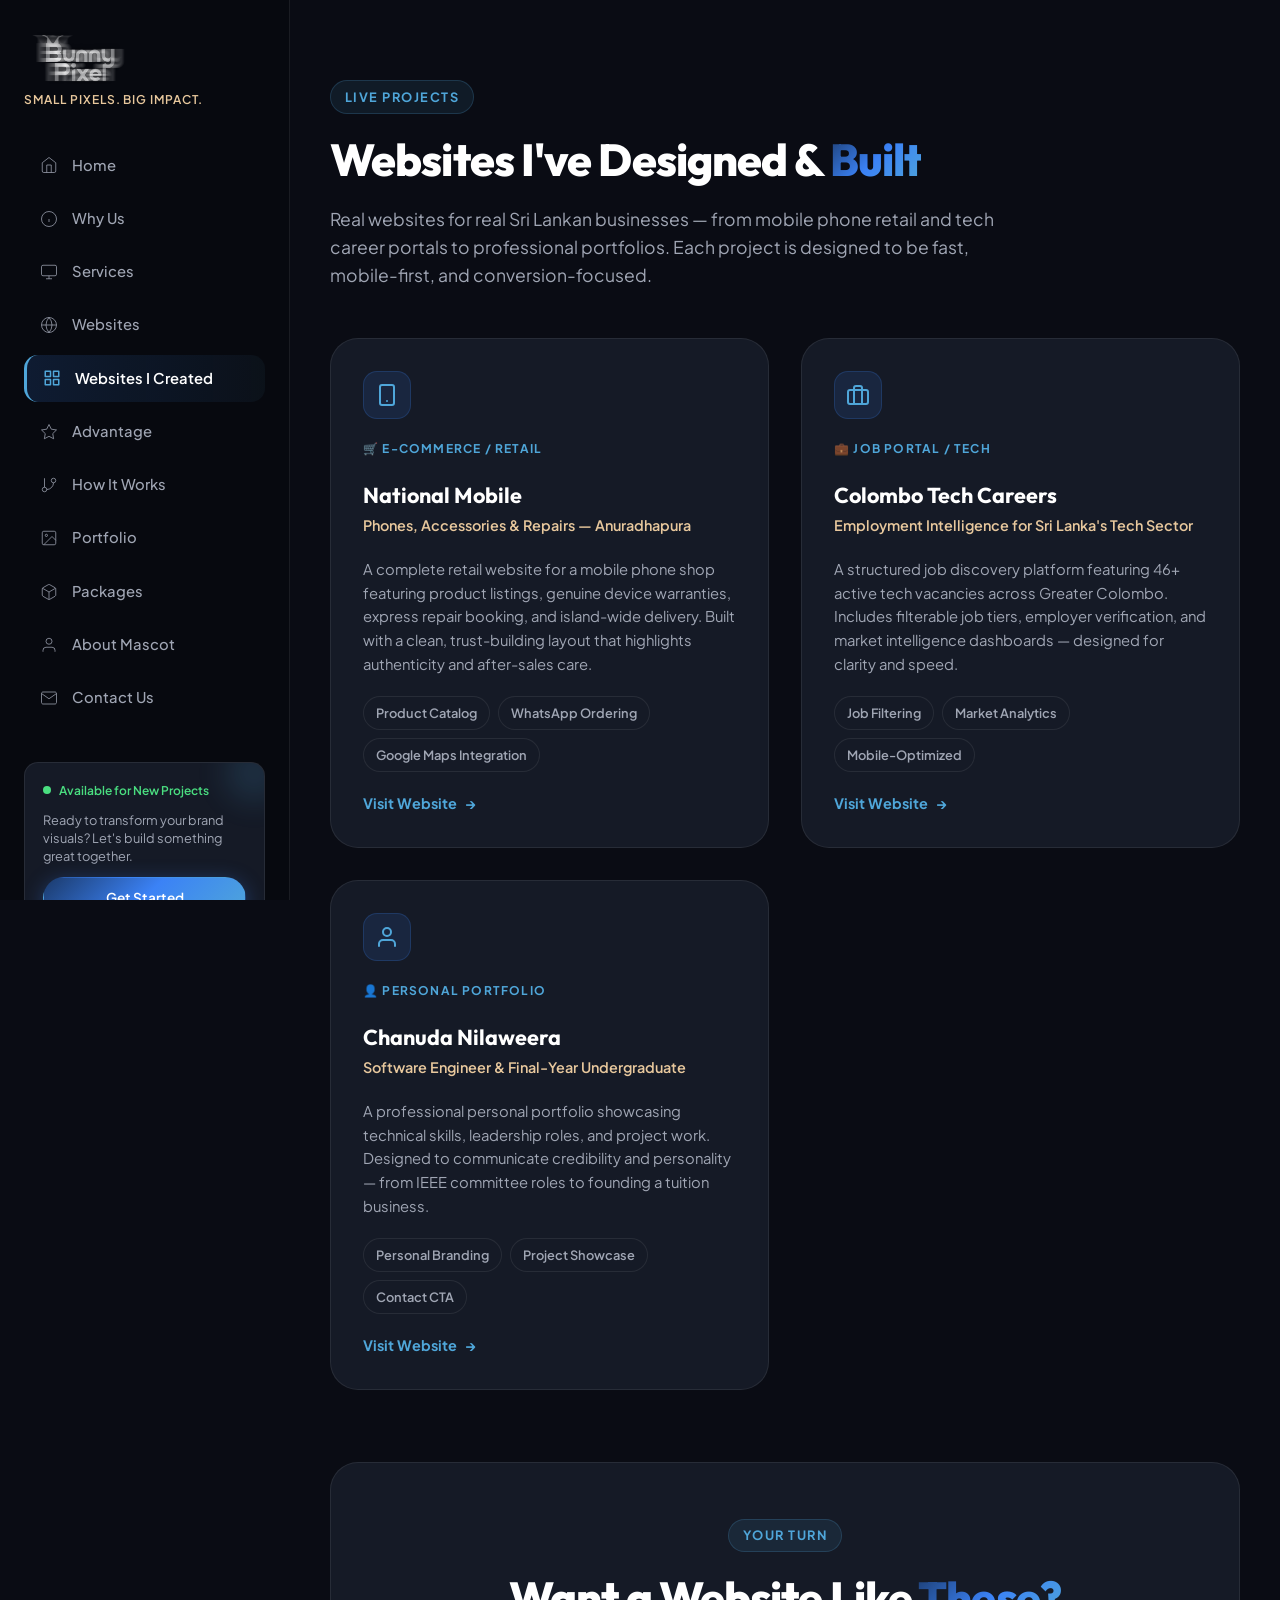
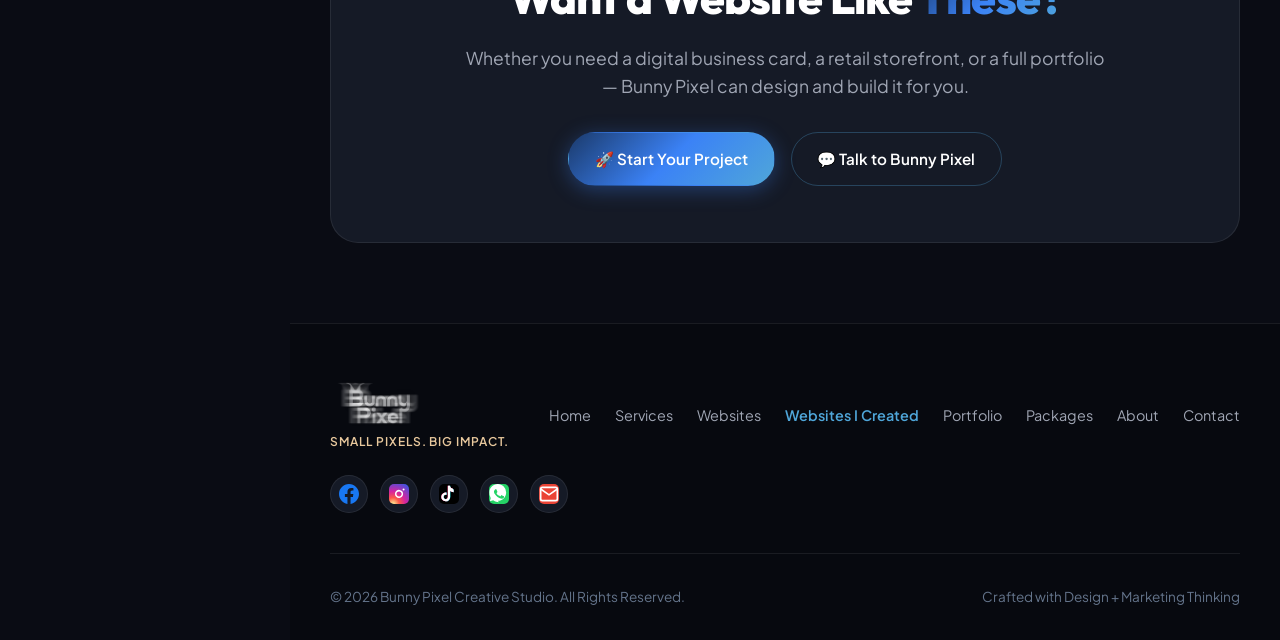
<file: websites.html>
<!DOCTYPE html>
<html lang="en">
<head>
  <meta charset="UTF-8">
  <meta name="viewport" content="width=device-width, initial-scale=1.0">
  <title>Websites I Created | Bunny Pixel</title>
  <meta name="description" content="Live websites designed and built by Bunny Pixel — from mobile phone shops to tech career portals and personal portfolios.">
  <meta name="keywords" content="graphic design studio, social media ads, promotional ad design, marketing graphics, restaurant menu design, Sri Lanka design agency, Bunny Pixel, website design Sri Lanka, web business card, small business website, creative website design">
  
  <!-- Favicon / Brand Icon -->
  <link rel="icon" type="image/svg+xml" href="data:image/svg+xml,<svg xmlns='http://www.w3.org/2000/svg' viewBox='0 0 100 100'><rect width='100' height='100' rx='20' fill='%231B3A6B'/><path d='M30 40 Q40 20 45 40 M45 40 Q55 20 60 40 M30 45 L70 45 L70 75 L30 75 Z' fill='%23FFFFFF'/></svg>">

  <!-- Stylesheet -->
  <link rel="stylesheet" href="css/style.css">
</head>
<body>

  <div class="app-container">

    <!-- ==========================================
         FIXED DESKTOP SIDEBAR NAVIGATION
         ========================================== -->
    <aside class="sidebar">
      <div class="sidebar-top">
        <div class="brand-logo-container">
          <a href="index.html#hero" class="brand-logo">
            <img src="assets/images/Main logo.png" alt="Bunny Pixel Logo" style="height: 52px; width: auto; max-width: 100%; display: block;">
          </a>
          <span class="brand-tagline">Small Pixels. Big Impact.</span>
        </div>

        <nav>
          <ul class="nav-menu">
            <li>
              <a href="index.html#hero" class="nav-link">
                <svg viewBox="0 0 24 24" fill="none"><path d="M3 9l9-7 9 7v11a2 2 0 0 1-2 2H5a2 2 0 0 1-2-2z"/><polyline points="9 22 9 12 15 12 15 22"/></svg>
                Home
              </a>
            </li>
            <li>
              <a href="index.html#intro" class="nav-link">
                <svg viewBox="0 0 24 24" fill="none"><circle cx="12" cy="12" r="10"/><line x1="12" y1="16" x2="12" y2="12"/><line x1="12" y1="8" x2="12.01" y2="8"/></svg>
                Why Us
              </a>
            </li>
            <li>
              <a href="index.html#services" class="nav-link">
                <svg viewBox="0 0 24 24" fill="none"><rect x="2" y="3" width="20" height="14" rx="2" ry="2"/><line x1="8" y1="21" x2="16" y2="21"/><line x1="12" y1="17" x2="12" y2="21"/></svg>
                Services
              </a>
            </li>
            <li>
              <a href="index.html#web-design" class="nav-link" aria-label="Websites">
                <svg viewBox="0 0 24 24" fill="none"><circle cx="12" cy="12" r="10"/><line x1="2" y1="12" x2="22" y2="12"/><path d="M12 2a15.3 15.3 0 0 1 4 10 15.3 15.3 0 0 1-4 10 15.3 15.3 0 0 1-4-10 15.3 15.3 0 0 1 4-10z"/></svg>
                Websites
              </a>
            </li>
            <li>
              <a href="websites.html" class="nav-link active">
                <svg viewBox="0 0 24 24" fill="none" stroke="currentColor" stroke-width="2" stroke-linecap="round" stroke-linejoin="round">
                  <rect x="3" y="3" width="7" height="7"></rect>
                  <rect x="14" y="3" width="7" height="7"></rect>
                  <rect x="14" y="14" width="7" height="7"></rect>
                  <rect x="3" y="14" width="7" height="7"></rect>
                </svg>
                Websites I Created
              </a>
            </li>
            <li>
              <a href="index.html#advantage" class="nav-link">
                <svg viewBox="0 0 24 24" fill="none"><polygon points="12 2 15.09 8.26 22 9.27 17 14.14 18.18 21.02 12 17.77 5.82 21.02 7 14.14 2 9.27 8.91 8.26 12 2"/></svg>
                Advantage
              </a>
            </li>
            <li>
              <a href="index.html#process" class="nav-link">
                <svg viewBox="0 0 24 24" fill="none"><line x1="6" y1="3" x2="6" y2="15"/><circle cx="18" cy="6" r="3"/><circle cx="6" cy="18" r="3"/><path d="M18 9a9 9 0 0 1-9 9"/></svg>
                How It Works
              </a>
            </li>
            <li>
              <a href="index.html#portfolio" class="nav-link">
                <svg viewBox="0 0 24 24" fill="none"><rect x="3" y="3" width="18" height="18" rx="2" ry="2"/><circle cx="8.5" cy="8.5" r="1.5"/><polyline points="21 15 16 10 5 21"/></svg>
                Portfolio
              </a>
            </li>
            <li>
              <a href="index.html#packages" class="nav-link">
                <svg viewBox="0 0 24 24" fill="none"><path d="M21 16V8a2 2 0 0 0-1-1.73l-7-4a2 2 0 0 0-2 0l-7 4A2 2 0 0 0 3 8v8a2 2 0 0 0 1 1.73l7 4a2 2 0 0 0 2 0l7-4A2 2 0 0 0 21 16z"/><polyline points="3.27 6.96 12 12.01 20.73 6.96"/><line x1="12" y1="22.08" x2="12" y2="12"/></svg>
                Packages
              </a>
            </li>
            <li>
              <a href="index.html#about" class="nav-link">
                <svg viewBox="0 0 24 24" fill="none"><path d="M20 21v-2a4 4 0 0 0-4-4H8a4 4 0 0 0-4 4v2"/><circle cx="12" cy="7" r="4"/></svg>
                About Mascot
              </a>
            </li>
            <li>
              <a href="index.html#contact" class="nav-link">
                <svg viewBox="0 0 24 24" fill="none"><path d="M4 4h16c1.1 0 2 .9 2 2v12c0 1.1-.9 2-2 2H4c-1.1 0-2-.9-2-2V6c0-1.1.9-2 2-2z"/><polyline points="22,6 12,13 2,6"/></svg>
                Contact Us
              </a>
            </li>
          </ul>
        </nav>

        <!-- Availability Badge Card -->
        <div class="availability-card">
          <div class="availability-badge">
            <span class="pulse-dot"></span>
            Available for New Projects
          </div>
          <p>Ready to transform your brand visuals? Let's build something great together.</p>
          <a href="index.html#contact" class="btn btn-primary btn-sm">Get Started</a>
        </div>
      </div>

      <div class="sidebar-bottom">
        <a href="index.html#contact" class="btn btn-primary btn-block">🚀 Start Your Project</a>
        
        <!-- Social Icons Footer -->
        <div class="sidebar-socials">
          <a href="https://www.facebook.com/share/1DZ3ruYQrV/" target="_blank" rel="noopener" class="social-icon-btn" title="Facebook" aria-label="Facebook">
            <svg viewBox="0 0 24 24" width="20" height="20"><path d="M24 12.073c0-6.627-5.373-12-12-12s-12 5.373-12 12c0 5.99 4.388 10.954 10.125 11.854v-8.385H7.078v-3.47h3.047V9.43c0-3.007 1.792-4.669 4.533-4.669 1.312 0 2.686.235 2.686.235v2.953H15.83c-1.491 0-1.956.925-1.956 1.874v2.25h3.328l-.532 3.47h-2.796v8.385C19.612 23.027 24 18.062 24 12.073z" fill="#1877F2"/></svg>
          </a>
          <a href="https://www.instagram.com/bunny_pixel_lk?igsh=Z2lhZ2xjcGg3ZjJr" target="_blank" rel="noopener" class="social-icon-btn" title="Instagram" aria-label="Instagram">
            <svg viewBox="0 0 24 24" width="20" height="20">
              <radialGradient id="igGradSidebar" cx="20%" cy="100%" r="125%">
                <stop offset="0%" stop-color="#fdf497" />
                <stop offset="25%" stop-color="#fd5949" />
                <stop offset="50%" stop-color="#d6249f" />
                <stop offset="100%" stop-color="#285AEB" />
              </radialGradient>
              <rect width="24" height="24" rx="6" fill="url(#igGradSidebar)"/>
              <path d="M16 11.37A4 4 0 1 1 12.63 8 4 4 0 0 1 16 11.37z" fill="none" stroke="#ffffff" stroke-width="1.8"/>
              <circle cx="17.5" cy="6.5" r="1.2" fill="#ffffff"/>
            </svg>
          </a>
          <a href="https://www.tiktok.com/@bunnypixel0?_r=1&_t=ZS-98i2D7vA2lB" target="_blank" rel="noopener" class="social-icon-btn" title="TikTok" aria-label="TikTok">
            <svg viewBox="0 0 24 24" width="20" height="20">
              <rect width="24" height="24" rx="6" fill="#000000"/>
              <path d="M16.6 5.82a4.2 4.2 0 0 1-2.9-2.07v.05A7.1 7.1 0 0 1 13.6 2h-2.7v13.6a2.6 2.6 0 1 1-2.6-2.6c.3 0 .6.05.9.15V10.3a5.3 5.3 0 1 0 4.4 5.2V8.4a7 7 0 0 0 4.2 1.4V7a4.2 4.2 0 0 1-1.2-1.18z" fill="#00f2fe"/>
              <path d="M16 5.2a4.2 4.2 0 0 1-2.9-2.07V3a7.1 7.1 0 0 1-.1-1H10.3v13.6a2.6 2.6 0 1 1-2.6-2.6c.3 0 .6.05.9.15V10.3a5.3 5.3 0 1 0 4.4 5.2V8.4a7 7 0 0 0 4.2 1.4V7a4.2 4.2 0 0 1-1.2-1.8z" fill="#ff0050" opacity="0.85"/>
              <path d="M16.3 5.5a4.2 4.2 0 0 1-2.9-2.07V3a7.1 7.1 0 0 1-.1-1H10.6v13.6a2.6 2.6 0 1 1-2.6-2.6c.3 0 .6.05.9.15V10.3a5.3 5.3 0 1 0 4.4 5.2V8.4a7 7 0 0 0 4.2 1.4V7a4.2 4.2 0 0 1-1.2-1.5z" fill="#FFFFFF"/>
            </svg>
          </a>
          <a href="https://wa.me/94722211195" target="_blank" rel="noopener" class="social-icon-btn" title="WhatsApp (+94 722 211 195)" aria-label="WhatsApp">
            <svg viewBox="0 0 24 24" width="20" height="20">
              <rect width="24" height="24" rx="6" fill="#25D366"/>
              <path d="M17.472 14.382c-.297-.149-1.758-.867-2.03-.967-.273-.099-.471-.148-.67.15-.197.297-.767.966-.94 1.164-.173.199-.347.223-.644.075-.297-.15-1.255-.463-2.39-1.475-.883-.788-1.48-1.761-1.653-2.059-.173-.297-.018-.458.13-.606.134-.133.298-.347.446-.521.151-.172.2-.296.3-.495.099-.198.05-.372-.025-.521-.075-.148-.669-1.611-.916-2.206-.242-.579-.487-.501-.669-.51l-.57-.01c-.198 0-.52.074-.792.372s-1.04 1.016-1.04 2.479 1.065 2.876 1.213 3.074c.149.198 2.095 3.2 5.076 4.487.709.306 1.263.489 1.694.626.712.226 1.36.194 1.872.118.571-.085 1.758-.719 2.006-1.413.248-.695.248-1.29.173-1.414-.074-.124-.272-.198-.57-.347m-5.421 7.461c-2.43 0-4.661-.71-6.536-1.936l-.468-.306-4.004 1.05 1.068-3.905-.334-.531A11.75 11.75 0 0 1 .466 10.155C.466 4.606 4.975.098 10.525.098c2.689 0 5.215 1.047 7.117 2.951a10.007 10.007 0 0 1 2.946 7.108c0 5.549-4.509 10.057-10.059 10.057" fill="#FFFFFF"/>
            </svg>
          </a>
          <a href="mailto:chanudatheekshana118@gmail.com" class="social-icon-btn" title="Email Us" aria-label="Email">
            <svg viewBox="0 0 24 24" width="20" height="20">
              <rect width="24" height="24" rx="6" fill="#EA4335"/>
              <path d="M4 4h16c1.1 0 2 .9 2 2v12c0 1.1-.9 2-2 2H4c-1.1 0-2-.9-2-2V6c0-1.1.9-2 2-2z" fill="none" stroke="#FFFFFF" stroke-width="2"/>
              <polyline points="22,6 12,13 2,6" fill="none" stroke="#FFFFFF" stroke-width="2"/>
            </svg>
          </a>
        </div>
      </div>
    </aside>

    <!-- ==========================================
         MOBILE HEADER & DRAWER MENU (< 991px)
         ========================================== -->
    <header class="mobile-header">
      <a href="index.html#hero" class="brand-logo">
        <img src="assets/images/Main logo.png" alt="Bunny Pixel Logo" style="height: 38px; width: auto; display: block;">
      </a>
      <button class="hamburger-btn" id="hamburgerBtn" aria-label="Toggle Navigation Menu">
        <span></span>
        <span></span>
        <span></span>
      </button>
    </header>

    <div class="mobile-drawer" id="mobileDrawer">
      <ul class="nav-menu">
        <li><a href="index.html#hero" class="mobile-nav-link">Home</a></li>
        <li><a href="index.html#intro" class="mobile-nav-link">Why Us</a></li>
        <li><a href="index.html#services" class="mobile-nav-link">Services</a></li>
        <li><a href="index.html#web-design" class="mobile-nav-link">Websites</a></li>
        <li><a href="websites.html" class="mobile-nav-link active">Websites I Created</a></li>
        <li><a href="index.html#advantage" class="mobile-nav-link">Advantage</a></li>
        <li><a href="index.html#process" class="mobile-nav-link">How It Works</a></li>
        <li><a href="index.html#portfolio" class="mobile-nav-link">Portfolio</a></li>
        <li><a href="index.html#packages" class="mobile-nav-link">Packages</a></li>
        <li><a href="index.html#about" class="mobile-nav-link">About Mascot</a></li>
        <li><a href="index.html#contact" class="mobile-nav-link">Contact Us</a></li>
      </ul>
      <div style="margin-top: 2rem;">
        <a href="index.html#contact" class="btn btn-primary btn-block">🚀 Start Your Project</a>
      </div>
    </div>

    <!-- ==========================================
         MAIN CONTENT AREA
         ========================================== -->
    <main class="main-content">

      <!-- SHOWCASE SECTION: WEBSITES I CREATED -->
      <section id="portfolio-web" class="section-wrapper">
        <div class="showcase-header">
          <span class="eyebrow-tag">LIVE PROJECTS</span>
          <h1 class="section-title">Websites I've Designed &amp; <span class="gradient-text">Built</span></h1>
          <p class="section-subtitle">
            Real websites for real Sri Lankan businesses — from mobile phone retail and tech career portals to professional portfolios. Each project is designed to be fast, mobile-first, and conversion-focused.
          </p>
        </div>

        <!-- Three Showcase Website Cards -->
        <div class="web-showcase-grid">

          <!-- Card 1: National Mobile -->
          <a
            href="https://chanudatheekshana.github.io/Mobile-Phones-Accessories-Salles-/"
            target="_blank"
            rel="noopener"
            class="web-showcase-card"
            aria-label="National Mobile website (opens in a new tab)"
          >
            <div class="icon-box" aria-hidden="true">
              <svg viewBox="0 0 24 24" fill="none" stroke="currentColor" stroke-width="2" stroke-linecap="round" stroke-linejoin="round">
                <rect x="5" y="2" width="14" height="20" rx="2" ry="2"></rect>
                <line x1="12" y1="18" x2="12.01" y2="18"></line>
              </svg>
            </div>
            <span class="card-category">🛒 E-Commerce / Retail</span>
            <div>
              <h3>National Mobile</h3>
              <span class="card-subtitle">Phones, Accessories &amp; Repairs — Anuradhapura</span>
            </div>
            <p>
              A complete retail website for a mobile phone shop featuring product listings, genuine device warranties, express repair booking, and island-wide delivery. Built with a clean, trust-building layout that highlights authenticity and after-sales care.
            </p>
            <div class="card-tags">
              <span class="tag-pill">Product Catalog</span>
              <span class="tag-pill">WhatsApp Ordering</span>
              <span class="tag-pill">Google Maps Integration</span>
            </div>
            <span class="card-arrow">Visit Website <span aria-hidden="true">→</span></span>
          </a>

          <!-- Card 2: Colombo Tech Careers -->
          <a
            href="https://chanudatheekshana.github.io/Colombo-Tech-Careers/"
            target="_blank"
            rel="noopener"
            class="web-showcase-card"
            aria-label="Colombo Tech Careers platform (opens in a new tab)"
          >
            <div class="icon-box" aria-hidden="true">
              <svg viewBox="0 0 24 24" fill="none" stroke="currentColor" stroke-width="2" stroke-linecap="round" stroke-linejoin="round">
                <rect x="2" y="7" width="20" height="14" rx="2" ry="2"></rect>
                <path d="M16 21V5a2 2 0 0 0-2-2h-4a2 2 0 0 0-2 2v16"></path>
              </svg>
            </div>
            <span class="card-category">💼 Job Portal / Tech</span>
            <div>
              <h3>Colombo Tech Careers</h3>
              <span class="card-subtitle">Employment Intelligence for Sri Lanka's Tech Sector</span>
            </div>
            <p>
              A structured job discovery platform featuring 46+ active tech vacancies across Greater Colombo. Includes filterable job tiers, employer verification, and market intelligence dashboards — designed for clarity and speed.
            </p>
            <div class="card-tags">
              <span class="tag-pill">Job Filtering</span>
              <span class="tag-pill">Market Analytics</span>
              <span class="tag-pill">Mobile-Optimized</span>
            </div>
            <span class="card-arrow">Visit Website <span aria-hidden="true">→</span></span>
          </a>

          <!-- Card 3: Chanuda Nilaweera Portfolio -->
          <a
            href="https://chanudatheekshana.github.io/CHANUDA-THEEKSHANA-NILAWEERA/"
            target="_blank"
            rel="noopener"
            class="web-showcase-card"
            aria-label="Chanuda Nilaweera personal portfolio (opens in a new tab)"
          >
            <div class="icon-box" aria-hidden="true">
              <svg viewBox="0 0 24 24" fill="none" stroke="currentColor" stroke-width="2" stroke-linecap="round" stroke-linejoin="round">
                <path d="M20 21v-2a4 4 0 0 0-4-4H8a4 4 0 0 0-4 4v2"></path>
                <circle cx="12" cy="7" r="4"></circle>
              </svg>
            </div>
            <span class="card-category">👤 Personal Portfolio</span>
            <div>
              <h3>Chanuda Nilaweera</h3>
              <span class="card-subtitle">Software Engineer &amp; Final-Year Undergraduate</span>
            </div>
            <p>
              A professional personal portfolio showcasing technical skills, leadership roles, and project work. Designed to communicate credibility and personality — from IEEE committee roles to founding a tuition business.
            </p>
            <div class="card-tags">
              <span class="tag-pill">Personal Branding</span>
              <span class="tag-pill">Project Showcase</span>
              <span class="tag-pill">Contact CTA</span>
            </div>
            <span class="card-arrow">Visit Website <span aria-hidden="true">→</span></span>
          </a>

        </div>

        <!-- Centered CTA Block Below Grid -->
        <div class="web-showcase-cta" style="text-align: center; margin-top: 4.5rem; padding: 3.5rem 2rem; background: var(--bg-card); border: 1px solid var(--border-color); border-radius: var(--radius-xl); position: relative; overflow: hidden;">
          <span class="eyebrow-tag">YOUR TURN</span>
          <h2 class="section-title">Want a Website Like <span class="gradient-text">These?</span></h2>
          <p class="section-subtitle" style="margin: 0 auto 2rem auto; max-width: 640px;">
            Whether you need a digital business card, a retail storefront, or a full portfolio — Bunny Pixel can design and build it for you.
          </p>
          <div style="display: flex; justify-content: center; gap: 1rem; flex-wrap: wrap;">
            <a href="index.html#contact" class="btn btn-primary">🚀 Start Your Project</a>
            <a href="https://wa.me/94722211195" target="_blank" rel="noopener" class="btn btn-outline">💬 Talk to Bunny Pixel</a>
          </div>
        </div>
      </section>

      <!-- ==========================================
           FOOTER
           ========================================== -->
      <footer class="site-footer">
        <div class="footer-content">
          <div class="footer-top">
            <div class="brand-logo-container">
              <a href="index.html#hero" class="brand-logo">
                <img src="assets/images/Main logo.png" alt="Bunny Pixel Logo" style="height: 46px; width: auto; display: block;">
              </a>
              <span class="brand-tagline">Small Pixels. Big Impact.</span>
            </div>

            <div style="display: flex; gap: 1.5rem; flex-wrap: wrap;">
              <a href="index.html#hero" style="color: var(--text-secondary); font-size: 0.9rem;">Home</a>
              <a href="index.html#services" style="color: var(--text-secondary); font-size: 0.9rem;">Services</a>
              <a href="index.html#web-design" style="color: var(--text-secondary); font-size: 0.9rem;">Websites</a>
              <a href="websites.html" style="color: var(--accent-cyan); font-weight: 600; font-size: 0.9rem;">Websites I Created</a>
              <a href="index.html#portfolio" style="color: var(--text-secondary); font-size: 0.9rem;">Portfolio</a>
              <a href="index.html#packages" style="color: var(--text-secondary); font-size: 0.9rem;">Packages</a>
              <a href="index.html#about" style="color: var(--text-secondary); font-size: 0.9rem;">About</a>
              <a href="index.html#contact" style="color: var(--text-secondary); font-size: 0.9rem;">Contact</a>
            </div>

            <div class="sidebar-socials">
              <a href="https://www.facebook.com/share/1DZ3ruYQrV/" target="_blank" rel="noopener" class="social-icon-btn" title="Facebook" aria-label="Facebook">
                <svg viewBox="0 0 24 24" width="20" height="20"><path d="M24 12.073c0-6.627-5.373-12-12-12s-12 5.373-12 12c0 5.99 4.388 10.954 10.125 11.854v-8.385H7.078v-3.47h3.047V9.43c0-3.007 1.792-4.669 4.533-4.669 1.312 0 2.686.235 2.686.235v2.953H15.83c-1.491 0-1.956.925-1.956 1.874v2.25h3.328l-.532 3.47h-2.796v8.385C19.612 23.027 24 18.062 24 12.073z" fill="#1877F2"/></svg>
              </a>
              <a href="https://www.instagram.com/bunny_pixel_lk?igsh=Z2lhZ2xjcGg3ZjJr" target="_blank" rel="noopener" class="social-icon-btn" title="Instagram" aria-label="Instagram">
                <svg viewBox="0 0 24 24" width="20" height="20">
                  <radialGradient id="igGradFooter" cx="20%" cy="100%" r="125%">
                    <stop offset="0%" stop-color="#fdf497" />
                    <stop offset="25%" stop-color="#fd5949" />
                    <stop offset="50%" stop-color="#d6249f" />
                    <stop offset="100%" stop-color="#285AEB" />
                  </radialGradient>
                  <rect width="24" height="24" rx="6" fill="url(#igGradFooter)"/>
                  <path d="M16 11.37A4 4 0 1 1 12.63 8 4 4 0 0 1 16 11.37z" fill="none" stroke="#ffffff" stroke-width="1.8"/>
                  <circle cx="17.5" cy="6.5" r="1.2" fill="#ffffff"/>
                </svg>
              </a>
              <a href="https://www.tiktok.com/@bunnypixel0?_r=1&_t=ZS-98i2D7vA2lB" target="_blank" rel="noopener" class="social-icon-btn" title="TikTok" aria-label="TikTok">
                <svg viewBox="0 0 24 24" width="20" height="20">
                  <rect width="24" height="24" rx="6" fill="#000000"/>
                  <path d="M16.6 5.82a4.2 4.2 0 0 1-2.9-2.07v.05A7.1 7.1 0 0 1 13.6 2h-2.7v13.6a2.6 2.6 0 1 1-2.6-2.6c.3 0 .6.05.9.15V10.3a5.3 5.3 0 1 0 4.4 5.2V8.4a7 7 0 0 0 4.2 1.4V7a4.2 4.2 0 0 1-1.2-1.18z" fill="#00f2fe"/>
                  <path d="M16 5.2a4.2 4.2 0 0 1-2.9-2.07V3a7.1 7.1 0 0 1-.1-1H10.3v13.6a2.6 2.6 0 1 1-2.6-2.6c.3 0 .6.05.9.15V10.3a5.3 5.3 0 1 0 4.4 5.2V8.4a7 7 0 0 0 4.2 1.4V7a4.2 4.2 0 0 1-1.2-1.8z" fill="#ff0050" opacity="0.85"/>
                  <path d="M16.3 5.5a4.2 4.2 0 0 1-2.9-2.07V3a7.1 7.1 0 0 1-.1-1H10.6v13.6a2.6 2.6 0 1 1-2.6-2.6c.3 0 .6.05.9.15V10.3a5.3 5.3 0 1 0 4.4 5.2V8.4a7 7 0 0 0 4.2 1.4V7a4.2 4.2 0 0 1-1.2-1.5z" fill="#FFFFFF"/>
                </svg>
              </a>
              <a href="https://wa.me/94722211195" target="_blank" rel="noopener" class="social-icon-btn" title="WhatsApp (+94 722 211 195)" aria-label="WhatsApp">
                <svg viewBox="0 0 24 24" width="20" height="20">
                  <rect width="24" height="24" rx="6" fill="#25D366"/>
                  <path d="M17.472 14.382c-.297-.149-1.758-.867-2.03-.967-.273-.099-.471-.148-.67.15-.197.297-.767.966-.94 1.164-.173.199-.347.223-.644.075-.297-.15-1.255-.463-2.39-1.475-.883-.788-1.48-1.761-1.653-2.059-.173-.297-.018-.458.13-.606.134-.133.298-.347.446-.521.151-.172.2-.296.3-.495.099-.198.05-.372-.025-.521-.075-.148-.669-1.611-.916-2.206-.242-.579-.487-.501-.669-.51l-.57-.01c-.198 0-.52.074-.792.372s-1.04 1.016-1.04 2.479 1.065 2.876 1.213 3.074c.149.198 2.095 3.2 5.076 4.487.709.306 1.263.489 1.694.626.712.226 1.36.194 1.872.118.571-.085 1.758-.719 2.006-1.413.248-.695.248-1.29.173-1.414-.074-.124-.272-.198-.57-.347m-5.421 7.461c-2.43 0-4.661-.71-6.536-1.936l-.468-.306-4.004 1.05 1.068-3.905-.334-.531A11.75 11.75 0 0 1 .466 10.155C.466 4.606 4.975.098 10.525.098c2.689 0 5.215 1.047 7.117 2.951a10.007 10.007 0 0 1 2.946 7.108c0 5.549-4.509 10.057-10.059 10.057" fill="#FFFFFF"/>
                </svg>
              </a>
              <a href="mailto:chanudatheekshana118@gmail.com" class="social-icon-btn" title="Email Us" aria-label="Email">
                <svg viewBox="0 0 24 24" width="20" height="20">
                  <rect width="24" height="24" rx="6" fill="#EA4335"/>
                  <path d="M4 4h16c1.1 0 2 .9 2 2v12c0 1.1-.9 2-2 2H4c-1.1 0-2-.9-2-2V6c0-1.1.9-2 2-2z" fill="none" stroke="#FFFFFF" stroke-width="2"/>
                  <polyline points="22,6 12,13 2,6" fill="none" stroke="#FFFFFF" stroke-width="2"/>
                </svg>
              </a>
            </div>
          </div>

          <div class="footer-bottom">
            <span>© 2026 Bunny Pixel Creative Studio. All Rights Reserved.</span>
            <span>Crafted with Design + Marketing Thinking</span>
          </div>
        </div>
      </footer>

    </main>
  </div>

  <!-- Main JavaScript File -->
  <script src="js/main.js"></script>
</body>
</html>
</file>
<file: css/style.css>
/* ==========================================================================
   Bunny Pixel — Commercial Service Website Stylesheet (v2)
   Brand Color Palette: Deep Navy, Midnight Blue, Cyan Accent & Warm Tan
   ========================================================================== */

@import url('https://fonts.googleapis.com/css2?family=Outfit:wght@400;500;600;700;800&family=Plus+Jakarta+Sans:wght@400;500;600;700&display=swap');

:root {
  /* Color Tokens */
  --bg-primary: #0A0C14;
  --bg-secondary: #0E121E;
  --bg-card: #151A26;
  --bg-card-hover: #1C2333;
  --bg-sidebar: #07090F;
  --bg-input: #121724;

  --border-color: rgba(255, 255, 255, 0.08);
  --border-color-hover: rgba(79, 166, 217, 0.3);

  --accent-blue-dark: #1B3A6B;
  --accent-blue-bright: #3B82F6;
  --accent-cyan: #4FA6D9;
  --accent-cyan-light: #7DD3FC;
  --accent-tan: #E8C89D;
  --accent-tan-muted: rgba(232, 200, 157, 0.15);

  --text-primary: #FFFFFF;
  --text-secondary: #A0A6B4;
  --text-muted: #64748B;

  --gradient-primary: linear-gradient(135deg, #1B3A6B 0%, #3B82F6 50%, #4FA6D9 100%);
  --gradient-hover: linear-gradient(135deg, #254B85 0%, #2563EB 50%, #38BDF8 100%);
  --gradient-glow: radial-gradient(circle, rgba(59, 130, 246, 0.25) 0%, rgba(79, 166, 217, 0.05) 50%, transparent 70%);

  /* Typography */
  --font-heading: 'Outfit', -apple-system, BlinkMacSystemFont, sans-serif;
  --font-body: 'Plus Jakarta Sans', -apple-system, BlinkMacSystemFont, sans-serif;

  /* Layout */
  --sidebar-width: 290px;
  --header-height-mobile: 70px;
  --container-max: 1200px;
  --radius-sm: 8px;
  --radius-md: 14px;
  --radius-lg: 20px;
  --radius-xl: 28px;
  --radius-full: 9999px;

  /* Transitions & Shadows */
  --transition-fast: 0.2s ease;
  --transition-smooth: 0.35s cubic-bezier(0.16, 1, 0.3, 1);
  --shadow-card: 0 10px 30px -10px rgba(0, 0, 0, 0.5);
  --shadow-glow: 0 0 25px rgba(79, 166, 217, 0.25);
}

/* Reset & Base Settings */
*, *::before, *::after {
  box-sizing: border-box;
  margin: 0;
  padding: 0;
}

html {
  scroll-behavior: smooth;
  font-size: 16px;
  color-scheme: dark;
}

body {
  background-color: var(--bg-primary);
  color: var(--text-primary);
  font-family: var(--font-body);
  line-height: 1.6;
  overflow-x: hidden;
  -webkit-font-smoothing: antialiased;
}

a {
  color: inherit;
  text-decoration: none;
  transition: var(--transition-fast);
}

img {
  max-width: 100%;
  height: auto;
  display: block;
}

button, input, textarea, select {
  font-family: inherit;
  font-size: inherit;
  color: inherit;
}

/* Scrollbar */
::-webkit-scrollbar {
  width: 8px;
}
::-webkit-scrollbar-track {
  background: var(--bg-primary);
}
::-webkit-scrollbar-thumb {
  background: #1F293D;
  border-radius: 4px;
}
::-webkit-scrollbar-thumb:hover {
  background: var(--accent-blue-bright);
}

/* App Layout Structure */
.app-container {
  display: flex;
  min-height: 100vh;
}

/* Fixed Sidebar Desktop */
.sidebar {
  width: var(--sidebar-width);
  height: 100vh;
  position: fixed;
  top: 0;
  left: 0;
  background-color: var(--bg-sidebar);
  border-right: 1px solid var(--border-color);
  display: flex;
  flex-direction: column;
  justify-content: space-between;
  padding: 2rem 1.5rem;
  z-index: 1000;
  overflow-y: auto;
}

.sidebar-top {
  display: flex;
  flex-direction: column;
  gap: 1.5rem;
}

.brand-logo-container {
  display: flex;
  flex-direction: column;
  gap: 0.4rem;
}

.brand-logo {
  display: flex;
  align-items: center;
  gap: 0.6rem;
  font-family: var(--font-heading);
  font-weight: 800;
  font-size: 1.6rem;
  color: var(--text-primary);
  letter-spacing: -0.02em;
}

.brand-logo-icon {
  width: 38px;
  height: 38px;
  background: var(--gradient-primary);
  border-radius: 10px;
  display: flex;
  align-items: center;
  justify-content: center;
  box-shadow: var(--shadow-glow);
}

.brand-logo-icon svg {
  width: 24px;
  height: 24px;
  fill: #FFFFFF;
}

.brand-tagline {
  font-size: 0.75rem;
  color: var(--accent-tan);
  font-weight: 600;
  letter-spacing: 0.08em;
  text-transform: uppercase;
}

/* Navigation Links */
.nav-menu {
  list-style: none;
  display: flex;
  flex-direction: column;
  gap: 0.35rem;
  margin-top: 0.5rem;
}

.nav-link {
  display: flex;
  align-items: center;
  gap: 0.85rem;
  padding: 0.75rem 1rem;
  border-radius: var(--radius-md);
  font-size: 0.925rem;
  font-weight: 500;
  color: var(--text-secondary);
  transition: var(--transition-fast);
  position: relative;
}

.nav-link svg {
  width: 18px;
  height: 18px;
  stroke: var(--text-secondary);
  transition: var(--transition-fast);
}

.nav-link:hover {
  color: var(--text-primary);
  background-color: rgba(255, 255, 255, 0.04);
}

.nav-link:hover svg {
  stroke: var(--accent-cyan);
}

.nav-link.active {
  color: var(--text-primary);
  background: linear-gradient(90deg, rgba(59, 130, 246, 0.15) 0%, rgba(79, 166, 217, 0.05) 100%);
  border-left: 3px solid var(--accent-cyan);
  font-weight: 600;
}

.nav-link.active svg {
  stroke: var(--accent-cyan);
}

/* Availability Badge Card */
.availability-card {
  background: var(--bg-card);
  border: 1px solid var(--border-color);
  border-radius: var(--radius-md);
  padding: 1.1rem;
  display: flex;
  flex-direction: column;
  gap: 0.75rem;
  margin-top: 1rem;
  position: relative;
  overflow: hidden;
}

.availability-card::before {
  content: '';
  position: absolute;
  top: -20px;
  right: -20px;
  width: 60px;
  height: 60px;
  background: var(--accent-cyan);
  opacity: 0.15;
  filter: blur(15px);
  border-radius: 50%;
}

.availability-badge {
  display: inline-flex;
  align-items: center;
  gap: 0.5rem;
  font-size: 0.75rem;
  font-weight: 600;
  color: #4ADE80;
}

.pulse-dot {
  width: 8px;
  height: 8px;
  background-color: #4ADE80;
  border-radius: 50%;
  box-shadow: 0 0 0 0 rgba(74, 222, 128, 0.7);
  animation: pulse 2s infinite;
}

@keyframes pulse {
  0% {
    box-shadow: 0 0 0 0 rgba(74, 222, 128, 0.7);
  }
  70% {
    box-shadow: 0 0 0 8px rgba(74, 222, 128, 0);
  }
  100% {
    box-shadow: 0 0 0 0 rgba(74, 222, 128, 0);
  }
}

.availability-card p {
  font-size: 0.8rem;
  color: var(--text-secondary);
  line-height: 1.4;
}

.sidebar-bottom {
  display: flex;
  flex-direction: column;
  gap: 1.25rem;
  margin-top: 1.5rem;
}

.sidebar-socials {
  display: flex;
  align-items: center;
  justify-content: flex-start;
  gap: 0.75rem;
}

.social-icon-btn {
  width: 38px;
  height: 38px;
  border-radius: 50%;
  background-color: var(--bg-card);
  border: 1px solid var(--border-color);
  display: flex;
  align-items: center;
  justify-content: center;
  transition: var(--transition-fast);
  padding: 0;
  overflow: hidden;
}

.social-icon-btn svg {
  width: 20px;
  height: 20px;
  display: block;
}

.social-icon-btn:hover {
  border-color: var(--accent-cyan);
  transform: translateY(-3px) scale(1.08);
  box-shadow: 0 4px 12px rgba(79, 166, 217, 0.3);
}

/* Mobile Header & Mobile Nav Drawer */
.mobile-header {
  display: none;
  position: fixed;
  top: 0;
  left: 0;
  right: 0;
  height: var(--header-height-mobile);
  background-color: rgba(7, 9, 15, 0.92);
  backdrop-filter: blur(12px);
  border-bottom: 1px solid var(--border-color);
  padding: 0 1.25rem;
  align-items: center;
  justify-content: space-between;
  z-index: 1001;
}

.hamburger-btn {
  background: none;
  border: none;
  cursor: pointer;
  padding: 0.5rem;
  display: flex;
  flex-direction: column;
  gap: 5px;
}

.hamburger-btn span {
  display: block;
  width: 24px;
  height: 2px;
  background-color: var(--text-primary);
  border-radius: 2px;
  transition: var(--transition-fast);
}

.mobile-drawer {
  position: fixed;
  top: var(--header-height-mobile);
  left: 0;
  right: 0;
  bottom: 0;
  background-color: var(--bg-sidebar);
  padding: 2rem 1.5rem;
  display: flex;
  flex-direction: column;
  justify-content: space-between;
  z-index: 1000;
  transform: translateX(-100%);
  transition: transform var(--transition-smooth);
  overflow-y: auto;
}

.mobile-drawer.open {
  transform: translateX(0);
}

/* Main Content Area */
.main-content {
  margin-left: var(--sidebar-width);
  flex: 1;
  min-width: 0;
}

.section-wrapper {
  max-width: var(--container-max);
  margin: 0 auto;
  padding: 5rem 2.5rem;
  position: relative;
}

/* Typography & Eyebrows */
.eyebrow-tag {
  display: inline-flex;
  align-items: center;
  gap: 0.5rem;
  font-size: 0.8rem;
  font-weight: 700;
  letter-spacing: 0.12em;
  text-transform: uppercase;
  color: var(--accent-cyan);
  background: rgba(79, 166, 217, 0.1);
  border: 1px solid rgba(79, 166, 217, 0.2);
  padding: 0.35rem 0.85rem;
  border-radius: var(--radius-full);
  margin-bottom: 1.25rem;
}

.section-title {
  font-family: var(--font-heading);
  font-size: clamp(2rem, 3.5vw, 3rem);
  font-weight: 800;
  line-height: 1.15;
  letter-spacing: -0.02em;
  margin-bottom: 1.25rem;
}

.gradient-text {
  background: var(--gradient-primary);
  -webkit-background-clip: text;
  -webkit-text-fill-color: transparent;
}

.section-subtitle {
  font-size: 1.1rem;
  color: var(--text-secondary);
  max-width: 680px;
  line-height: 1.6;
}

/* Button Components */
.btn {
  display: inline-flex;
  align-items: center;
  justify-content: center;
  gap: 0.6rem;
  padding: 0.85rem 1.6rem;
  border-radius: var(--radius-full);
  font-weight: 600;
  font-size: 0.95rem;
  cursor: pointer;
  border: 1px solid transparent;
  transition: var(--transition-smooth);
  white-space: nowrap;
}

.btn-primary {
  background: var(--gradient-primary);
  color: #FFFFFF;
  box-shadow: 0 4px 20px rgba(59, 130, 246, 0.35);
}

.btn-primary:hover {
  background: var(--gradient-hover);
  box-shadow: 0 6px 25px rgba(79, 166, 217, 0.5);
  transform: translateY(-2px);
}

.btn-outline {
  background: transparent;
  color: var(--text-primary);
  border-color: var(--border-color-hover);
}

.btn-outline:hover {
  background: rgba(255, 255, 255, 0.05);
  border-color: var(--accent-cyan);
  color: var(--accent-cyan);
  transform: translateY(-2px);
}

.btn-block {
  width: 100%;
}

.btn-sm {
  padding: 0.55rem 1.1rem;
  font-size: 0.85rem;
}

/* Hero Section */
.hero-section {
  padding-top: 6rem;
  padding-bottom: 5rem;
  position: relative;
  overflow: hidden;
}

.hero-grid {
  display: grid;
  grid-template-columns: 1.2fr 0.8fr;
  gap: 3.5rem;
  align-items: center;
}

.hero-text-content {
  display: flex;
  flex-direction: column;
  align-items: flex-start;
}

.hero-headline {
  font-family: var(--font-heading);
  font-size: clamp(2.4rem, 4vw, 3.8rem);
  font-weight: 800;
  line-height: 1.1;
  letter-spacing: -0.03em;
  margin-bottom: 1.5rem;
}

.hero-subtext {
  font-size: 1.125rem;
  color: var(--text-secondary);
  margin-bottom: 2rem;
  line-height: 1.65;
}

.hero-actions {
  display: flex;
  flex-wrap: wrap;
  gap: 1rem;
  margin-bottom: 1.5rem;
}

.hero-caption {
  font-size: 0.825rem;
  color: var(--text-muted);
  display: flex;
  align-items: center;
  gap: 0.5rem;
}

.hero-visual {
  position: relative;
  display: flex;
  justify-content: center;
  align-items: center;
}

.hero-glow-blob {
  position: absolute;
  width: 320px;
  height: 320px;
  background: var(--accent-blue-bright);
  filter: blur(90px);
  opacity: 0.35;
  border-radius: 50%;
  z-index: 1;
}

.hero-mascot-card {
  position: relative;
  z-index: 2;
  border-radius: var(--radius-xl);
  background: var(--bg-card);
  border: 1px solid var(--border-color);
  padding: 1.5rem;
  box-shadow: var(--shadow-card);
  overflow: hidden;
  transition: var(--transition-smooth);
}

.hero-mascot-card:hover {
  border-color: var(--border-color-hover);
  box-shadow: var(--shadow-glow);
  transform: translateY(-4px);
}

.hero-mascot-img {
  width: 100%;
  max-width: 360px;
  border-radius: var(--radius-lg);
  object-fit: cover;
}

/* Trusted-by Strip */
.trusted-strip {
  background: var(--bg-secondary);
  border-top: 1px solid var(--border-color);
  border-bottom: 1px solid var(--border-color);
  padding: 2rem 2.5rem;
}

.trusted-container {
  max-width: var(--container-max);
  margin: 0 auto;
  display: flex;
  flex-wrap: wrap;
  align-items: center;
  justify-content: space-between;
  gap: 1.5rem;
}

.trusted-label {
  font-size: 0.9rem;
  font-weight: 600;
  color: var(--text-secondary);
}

.trusted-platforms {
  display: flex;
  align-items: center;
  gap: 2rem;
  flex-wrap: wrap;
}

.platform-item {
  display: flex;
  align-items: center;
  gap: 0.6rem;
  font-size: 0.95rem;
  font-weight: 600;
  color: var(--text-secondary);
  transition: var(--transition-fast);
}

.platform-item svg {
  width: 24px;
  height: 24px;
  flex-shrink: 0;
}

.platform-item:hover {
  color: var(--text-primary);
  transform: translateY(-2px);
}

/* Introduction & Why Bunny Pixel Grid */
.intro-section {
  text-align: center;
  max-width: 800px;
  margin: 0 auto;
}

.why-grid {
  display: grid;
  grid-template-columns: repeat(auto-fit, minmax(240px, 1fr));
  gap: 1.5rem;
  margin-top: 3.5rem;
}

.why-card {
  background: var(--bg-card);
  border: 1px solid var(--border-color);
  border-radius: var(--radius-lg);
  padding: 1.75rem;
  text-align: left;
  transition: var(--transition-smooth);
  display: flex;
  flex-direction: column;
  gap: 1rem;
}

.why-card:hover {
  background: var(--bg-card-hover);
  border-color: var(--border-color-hover);
  transform: translateY(-4px);
}

.icon-box {
  width: 48px;
  height: 48px;
  border-radius: var(--radius-md);
  background: rgba(59, 130, 246, 0.12);
  border: 1px solid rgba(59, 130, 246, 0.2);
  display: flex;
  align-items: center;
  justify-content: center;
  color: var(--accent-cyan);
}

.icon-box svg {
  width: 24px;
  height: 24px;
  stroke: currentColor;
  stroke-width: 2;
  fill: none;
}

.why-card h3 {
  font-family: var(--font-heading);
  font-size: 1.2rem;
  font-weight: 700;
}

.why-card p {
  font-size: 0.925rem;
  color: var(--text-secondary);
}

/* Services Grid (7 Cards) */
.services-grid {
  display: grid;
  grid-template-columns: repeat(auto-fit, minmax(320px, 1fr));
  gap: 1.75rem;
  margin-top: 3rem;
}

.service-card {
  background: var(--bg-card);
  border: 1px solid var(--border-color);
  border-radius: var(--radius-lg);
  padding: 2rem;
  display: flex;
  flex-direction: column;
  justify-content: space-between;
  gap: 1.5rem;
  transition: var(--transition-smooth);
  position: relative;
  overflow: hidden;
}

.service-card:hover {
  border-color: var(--accent-cyan);
  box-shadow: var(--shadow-glow);
  transform: translateY(-4px);
}

.service-card-top {
  display: flex;
  flex-direction: column;
  gap: 1rem;
}

.service-card h3 {
  font-family: var(--font-heading);
  font-size: 1.35rem;
  font-weight: 700;
}

.service-card p {
  font-size: 0.95rem;
  color: var(--text-secondary);
}

.service-cta-link {
  display: inline-flex;
  align-items: center;
  gap: 0.5rem;
  font-size: 0.9rem;
  font-weight: 700;
  color: var(--accent-cyan);
}

.service-cta-link:hover {
  color: var(--accent-cyan-light);
  gap: 0.75rem;
}

/* Design + Marketing Advantage Section */
.advantage-card-grid {
  display: grid;
  grid-template-columns: 1fr 1fr;
  gap: 2rem;
  margin-top: 3rem;
}

.advantage-card {
  background: var(--bg-card);
  border: 1px solid var(--border-color);
  border-radius: var(--radius-xl);
  padding: 2.5rem;
  position: relative;
  transition: var(--transition-smooth);
}

.advantage-card:hover {
  border-color: var(--border-color-hover);
}

.advantage-tag {
  font-size: 0.75rem;
  font-weight: 700;
  color: var(--accent-tan);
  letter-spacing: 0.1em;
  text-transform: uppercase;
  margin-bottom: 0.75rem;
}

.advantage-card h3 {
  font-family: var(--font-heading);
  font-size: 1.5rem;
  font-weight: 700;
  margin-bottom: 1rem;
}

.advantage-card p {
  font-size: 0.95rem;
  color: var(--text-secondary);
  margin-bottom: 1.5rem;
}

.advantage-quote-box {
  background: rgba(255, 255, 255, 0.03);
  border-left: 3px solid var(--accent-cyan);
  padding: 1rem 1.25rem;
  border-radius: 0 var(--radius-md) var(--radius-md) 0;
  font-size: 0.925rem;
  font-style: italic;
  color: var(--text-primary);
}

/* Design Philosophy Tag Pills */
.philosophy-tags {
  display: flex;
  flex-wrap: wrap;
  gap: 0.85rem;
  margin-top: 2rem;
}

.tag-pill {
  padding: 0.6rem 1.25rem;
  border-radius: var(--radius-full);
  background: var(--bg-card);
  border: 1px solid var(--border-color);
  font-size: 0.9rem;
  font-weight: 600;
  color: var(--text-secondary);
  display: flex;
  align-items: center;
  gap: 0.5rem;

  transition: var(--transition-fast);
}

.tag-pill:hover {
  border-color: var(--accent-cyan);
  color: var(--accent-cyan);
  background: rgba(79, 166, 217, 0.08);
}

/* Who We Serve (6 Cards) */
.serve-grid {
  display: grid;
  grid-template-columns: repeat(auto-fit, minmax(280px, 1fr));
  gap: 1.5rem;
  margin-top: 3rem;
}

.serve-card {
  background: var(--bg-card);
  border: 1px solid var(--border-color);
  border-radius: var(--radius-lg);
  padding: 1.75rem;
  display: flex;
  align-items: flex-start;
  gap: 1.25rem;
  transition: var(--transition-smooth);
}

.serve-card:hover {
  border-color: var(--border-color-hover);
  transform: translateY(-3px);
}

.color-dot {
  width: 12px;
  height: 12px;
  border-radius: 50%;
  margin-top: 0.4rem;
  flex-shrink: 0;
}

.serve-info h4 {
  font-family: var(--font-heading);
  font-size: 1.15rem;
  font-weight: 700;
  margin-bottom: 0.4rem;
}

.serve-info p {
  font-size: 0.875rem;
  color: var(--text-secondary);
}

/* Process Stepper (6 Steps) */
.process-stepper {
  display: grid;
  grid-template-columns: repeat(auto-fit, minmax(260px, 1fr));
  gap: 1.75rem;
  margin-top: 3.5rem;
}

.step-card {
  background: var(--bg-card);
  border: 1px solid var(--border-color);
  border-radius: var(--radius-lg);
  padding: 2rem 1.75rem;
  position: relative;
  display: flex;
  flex-direction: column;
  gap: 1rem;
}

.step-number {
  font-family: var(--font-heading);
  font-size: 2.2rem;
  font-weight: 800;
  color: var(--accent-cyan);
  opacity: 0.4;
  line-height: 1;
}

.step-card h4 {
  font-family: var(--font-heading);
  font-size: 1.2rem;
  font-weight: 700;
}

.step-card p {
  font-size: 0.9rem;
  color: var(--text-secondary);
}

/* Featured Work / Portfolio Grid */
.portfolio-header-bar {
  display: flex;
  justify-content: space-between;
  align-items: flex-end;
  flex-wrap: wrap;
  gap: 1.5rem;
  margin-bottom: 2rem;
}

.portfolio-tabs {
  display: flex;
  flex-wrap: wrap;
  gap: 0.6rem;
}

.tab-btn {
  padding: 0.5rem 1.1rem;
  border-radius: var(--radius-full);
  background: var(--bg-card);
  border: 1px solid var(--border-color);
  font-size: 0.85rem;
  font-weight: 600;
  color: var(--text-secondary);
  cursor: pointer;
  transition: var(--transition-fast);
}

.tab-btn.active, .tab-btn:hover {
  background: var(--accent-blue-bright);
  color: #FFFFFF;
  border-color: var(--accent-blue-bright);
}

.portfolio-grid {
  display: grid;
  grid-template-columns: repeat(auto-fill, minmax(300px, 1fr));
  gap: 1.75rem;
}

.portfolio-card {
  background: var(--bg-card);
  border: 1px solid var(--border-color);
  border-radius: var(--radius-lg);
  overflow: hidden;
  transition: var(--transition-smooth);
  cursor: pointer;
}

.portfolio-card:hover {
  border-color: var(--accent-cyan);
  transform: translateY(-4px);
  box-shadow: var(--shadow-glow);
}

.portfolio-img-wrapper {
  position: relative;
  width: 100%;
  height: 220px;
  overflow: hidden;
}

.portfolio-img-wrapper img {
  width: 100%;
  height: 100%;
  object-fit: cover;
  transition: transform 0.5s ease;
}

.portfolio-card:hover .portfolio-img-wrapper img {
  transform: scale(1.05);
}

.portfolio-badge {
  position: absolute;
  top: 1rem;
  left: 1rem;
  background: rgba(7, 9, 15, 0.85);
  backdrop-filter: blur(8px);
  padding: 0.35rem 0.75rem;
  border-radius: var(--radius-full);
  font-size: 0.75rem;
  font-weight: 600;
  color: var(--accent-cyan);
}

.portfolio-info {
  padding: 1.5rem;
}

.portfolio-info h4 {
  font-family: var(--font-heading);
  font-size: 1.15rem;
  font-weight: 700;
  margin-bottom: 0.4rem;
}

.portfolio-info p {
  font-size: 0.875rem;
  color: var(--text-secondary);
}

/* Before & After Section */
.before-after-container {
  background: var(--bg-card);
  border: 1px solid var(--border-color);
  border-radius: var(--radius-xl);
  padding: 2.5rem;
  margin-top: 3rem;
  display: grid;
  grid-template-columns: 1fr 1fr;
  gap: 2.5rem;
  align-items: center;
}

.ba-card {
  border-radius: var(--radius-lg);
  padding: 1.5rem;
  background: var(--bg-secondary);
  border: 1px solid var(--border-color);
  display: flex;
  flex-direction: column;
  gap: 1rem;
}

.ba-tag {
  display: inline-block;
  padding: 0.25rem 0.75rem;
  border-radius: var(--radius-full);
  font-size: 0.75rem;
  font-weight: 700;
  text-transform: uppercase;
}

.ba-tag.before {
  background: rgba(239, 68, 68, 0.15);
  color: #F87171;
}

.ba-tag.after {
  background: rgba(74, 222, 128, 0.15);
  color: #4ADE80;
}

/* Stats Counter Bar */
.stats-bar {
  background: linear-gradient(135deg, #0F172A 0%, #1E293B 100%);
  border: 1px solid var(--border-color);
  border-radius: var(--radius-xl);
  padding: 3rem 2rem;
  display: grid;
  grid-template-columns: repeat(4, 1fr);
  gap: 2rem;
  text-align: center;
  margin-top: 4rem;
  box-shadow: var(--shadow-card);
}

.stat-item {
  display: flex;
  flex-direction: column;
  gap: 0.5rem;
}

.stat-number {
  font-family: var(--font-heading);
  font-size: clamp(2.5rem, 4vw, 3.5rem);
  font-weight: 800;
  background: var(--gradient-primary);
  -webkit-background-clip: text;
  -webkit-text-fill-color: transparent;
  line-height: 1;
}

.stat-label {
  font-size: 0.9rem;
  font-weight: 600;
  color: var(--text-secondary);
  text-transform: uppercase;
  letter-spacing: 0.05em;
}

/* Service Packages (3 Cards) */
.packages-grid {
  display: grid;
  grid-template-columns: repeat(auto-fit, minmax(300px, 1fr));
  gap: 2rem;
  margin-top: 3rem;
}

.package-card {
  background: var(--bg-card);
  border: 1px solid var(--border-color);
  border-radius: var(--radius-xl);
  padding: 2.5rem;
  display: flex;
  flex-direction: column;
  justify-content: space-between;
  gap: 2rem;
  position: relative;
  transition: var(--transition-smooth);
}

.package-card.popular {
  border-color: var(--accent-cyan);
  background: linear-gradient(180deg, rgba(27, 58, 107, 0.3) 0%, var(--bg-card) 100%);
  box-shadow: var(--shadow-glow);
}

.popular-badge {
  position: absolute;
  top: -14px;
  right: 2rem;
  background: var(--accent-cyan);
  color: #07090F;
  font-size: 0.75rem;
  font-weight: 800;
  padding: 0.35rem 1rem;
  border-radius: var(--radius-full);
  text-transform: uppercase;
  letter-spacing: 0.05em;
}

.package-header h3 {
  font-family: var(--font-heading);
  font-size: 1.5rem;
  font-weight: 700;
  margin-bottom: 0.5rem;
}

.package-header p {
  font-size: 0.9rem;
  color: var(--text-secondary);
}

.package-features {
  list-style: none;
  display: flex;
  flex-direction: column;
  gap: 0.85rem;
}

.package-features li {
  display: flex;
  align-items: center;
  gap: 0.75rem;
  font-size: 0.925rem;
  color: var(--text-secondary);
}

.package-features li svg {
  width: 18px;
  height: 18px;
  stroke: var(--accent-cyan);
  flex-shrink: 0;
}

/* Testimonial Carousel */
.testimonial-carousel-container {
  max-width: 800px;
  margin: 3rem auto 0 auto;
  position: relative;
}

.testimonial-card {
  background: var(--bg-card);
  border: 1px solid var(--border-color);
  border-radius: var(--radius-xl);
  padding: 3rem 2.5rem;
  text-align: center;
  display: flex;
  flex-direction: column;
  align-items: center;
  gap: 1.5rem;
  position: relative;
}

.testimonial-avatar {
  width: 70px;
  height: 70px;
  border-radius: 50%;
  background: var(--bg-secondary);
  border: 2px solid var(--accent-cyan);
  display: flex;
  align-items: center;
  justify-content: center;
  overflow: hidden;
}

.testimonial-avatar img {
  width: 100%;
  height: 100%;
  object-fit: cover;
}

.testimonial-quote {
  font-size: 1.15rem;
  line-height: 1.6;
  color: var(--text-primary);
  font-style: italic;
}

.testimonial-author h5 {
  font-family: var(--font-heading);
  font-size: 1.1rem;
  font-weight: 700;
}

.testimonial-author span {
  font-size: 0.85rem;
  color: var(--text-secondary);
}

.carousel-nav-btn {
  position: absolute;
  top: 50%;
  transform: translateY(-50%);
  width: 44px;
  height: 44px;
  border-radius: 50%;
  background: var(--bg-card);
  border: 1px solid var(--border-color);
  color: var(--text-primary);
  display: flex;
  align-items: center;
  justify-content: center;
  cursor: pointer;
  transition: var(--transition-fast);
  z-index: 10;
}

.carousel-nav-btn:hover {
  background: var(--accent-blue-bright);
  border-color: var(--accent-blue-bright);
}

.carousel-nav-btn.prev {
  left: -22px;
}

.carousel-nav-btn.next {
  right: -22px;
}

/* FAQ Accordion */
.faq-accordion {
  max-width: 840px;
  margin: 3rem auto 0 auto;
  display: flex;
  flex-direction: column;
  gap: 1rem;
}

.faq-item {
  background: var(--bg-card);
  border: 1px solid var(--border-color);
  border-radius: var(--radius-lg);
  overflow: hidden;
  transition: var(--transition-fast);
}

.faq-item:hover {
  border-color: var(--border-color-hover);
}

.faq-question {
  width: 100%;
  padding: 1.4rem 1.75rem;
  background: none;
  border: none;
  text-align: left;
  font-family: var(--font-heading);
  font-size: 1.1rem;
  font-weight: 700;
  color: var(--text-primary);
  display: flex;
  justify-content: space-between;
  align-items: center;
  cursor: pointer;
}

.faq-icon {
  width: 20px;
  height: 20px;
  transition: transform var(--transition-fast);
  stroke: var(--accent-cyan);
}

.faq-item.open .faq-icon {
  transform: rotate(180deg);
}

.faq-answer {
  max-height: 0;
  overflow: hidden;
  transition: max-height var(--transition-smooth), padding var(--transition-smooth);
  padding: 0 1.75rem;
  font-size: 0.95rem;
  color: var(--text-secondary);
}

.faq-item.open .faq-answer {
  max-height: 300px;
  padding: 0 1.75rem 1.5rem 1.75rem;
}

/* About Section */
.about-grid {
  display: grid;
  grid-template-columns: 0.9fr 1.1fr;
  gap: 3.5rem;
  align-items: center;
}

.about-mascot-wrapper {
  position: relative;
  display: flex;
  justify-content: center;
}

.about-mascot-img {
  width: 100%;
  max-width: 380px;
  border-radius: var(--radius-xl);
  border: 1px solid var(--border-color);
  box-shadow: var(--shadow-glow);
}

/* Full-Width Gradient Statement Banner */
.statement-banner {
  background: var(--gradient-primary);
  padding: 4.5rem 2.5rem;
  text-align: center;
  border-radius: var(--radius-xl);
  margin: 4rem 0;
  position: relative;
  overflow: hidden;
}

.statement-banner h2 {
  font-family: var(--font-heading);
  font-size: clamp(1.8rem, 3.2vw, 2.6rem);
  font-weight: 800;
  color: #FFFFFF;
  line-height: 1.3;
  max-width: 900px;
  margin: 0 auto;
}

/* Contact Section (Two Column Layout) */
.contact-grid {
  display: grid;
  grid-template-columns: 1.2fr 0.8fr;
  gap: 3rem;
  margin-top: 3rem;
}

.contact-form-card {
  background: var(--bg-card);
  border: 1px solid var(--border-color);
  border-radius: var(--radius-xl);
  padding: 2.5rem;
}

.form-group {
  display: flex;
  flex-direction: column;
  gap: 0.5rem;
  margin-bottom: 1.25rem;
}

.form-group label {
  font-size: 0.875rem;
  font-weight: 600;
  color: var(--text-secondary);
}

.form-control {
  background: var(--bg-input);
  border: 1px solid var(--border-color);
  border-radius: var(--radius-md);
  padding: 0.85rem 1rem;
  font-size: 0.95rem;
  color: var(--text-primary);
  transition: var(--transition-fast);
}

.form-control:focus {
  outline: none;
  border-color: var(--accent-cyan);
  box-shadow: 0 0 0 3px rgba(79, 166, 217, 0.15);
}

textarea.form-control {
  resize: vertical;
  min-height: 120px;
}

.contact-details-card {
  background: var(--bg-card);
  border: 1px solid var(--border-color);
  border-radius: var(--radius-xl);
  padding: 2.5rem;
  display: flex;
  flex-direction: column;
  justify-content: space-between;
  gap: 2rem;
}

.contact-list {
  display: flex;
  flex-direction: column;
  gap: 1.25rem;
}

.contact-item {
  display: flex;
  align-items: center;
  gap: 1rem;
  font-size: 0.95rem;
  color: var(--text-secondary);
}

.contact-item-icon {
  width: 42px;
  height: 42px;
  border-radius: 50%;
  background: rgba(59, 130, 246, 0.12);
  display: flex;
  align-items: center;
  justify-content: center;
  color: var(--accent-cyan);
  flex-shrink: 0;
}

/* Footer */
.site-footer {
  background: var(--bg-sidebar);
  border-top: 1px solid var(--border-color);
  padding: 3.5rem 2.5rem 2rem 2.5rem;
}

.footer-content {
  max-width: var(--container-max);
  margin: 0 auto;
  display: flex;
  flex-direction: column;
  gap: 2.5rem;
}

.footer-top {
  display: flex;
  justify-content: space-between;
  align-items: center;
  flex-wrap: wrap;
  gap: 1.5rem;
}

.footer-bottom {
  display: flex;
  justify-content: space-between;
  align-items: center;
  flex-wrap: wrap;
  gap: 1rem;
  padding-top: 2rem;
  border-top: 1px solid var(--border-color);
  font-size: 0.85rem;
  color: var(--text-muted);
}

/* ==========================================================================
   Web Design Service Section
   ========================================================================== */

/* Two-column layout: offering cards left, preview image right */
.web-design-layout {
  display: grid;
  grid-template-columns: 1fr 420px;
  gap: 2.5rem;
  align-items: start;
  margin-top: 3rem;
}

/* Reuse advantage-card-grid but no extra margin-top here */
.web-offering-grid {
  margin-top: 0;
}

/* Preview image slot — gracefully hidden when image is missing */
.web-preview-slot {
  position: sticky;
  top: 2rem;
  border-radius: var(--radius-xl);
  overflow: hidden;
  border: 1px solid var(--border-color);
  background: var(--bg-card);
  min-height: 280px;
  display: flex;
  align-items: center;
  justify-content: center;
}

.web-preview-img {
  width: 100%;
  height: auto;
  display: block;
  border-radius: var(--radius-xl);
}

/* Pull-quote: centered with extra top margin */
.web-pull-quote {
  margin-top: 2.5rem;
  text-align: center;
  border-left: none;
  border: 1px solid rgba(79, 166, 217, 0.25);
  border-radius: var(--radius-lg);
  max-width: 680px;
  margin-left: auto;
  margin-right: auto;
  padding: 1.25rem 2rem;
}

/* CTA row for web design section */
.web-design-ctas {
  display: flex;
  flex-wrap: wrap;
  gap: 1.5rem;
  justify-content: center;
  align-items: flex-end;
  margin-top: 2.5rem;
}

/* Live example button + caption wrapper */
.web-live-example {
  display: flex;
  flex-direction: column;
  align-items: center;
  gap: 0.4rem;
}

.web-live-caption {
  font-size: 0.78rem;
  color: var(--text-muted);
  font-style: italic;
  text-align: center;
}

/* Portfolio: "View Live" label inside info panel */
.portfolio-live-link {
  display: inline-flex;
  align-items: center;
  margin-top: 0.6rem;
  font-size: 0.82rem;
  font-weight: 700;
  color: var(--accent-cyan);
  letter-spacing: 0.02em;
}

/* Packages grid: widen minmax so 4 cards wrap cleanly at mid-widths */
.packages-grid {
  grid-template-columns: repeat(auto-fit, minmax(280px, 1fr));
}

/* Responsive Media Queries */
@media (max-width: 991px) {
  .sidebar {
    display: none;
  }
  .mobile-header {
    display: flex;
  }
  .main-content {
    margin-left: 0;
    margin-top: var(--header-height-mobile);
  }
  .hero-grid,
  .advantage-card-grid,
  .web-design-layout,
  .before-after-container,
  .about-grid,
  .contact-grid {
    grid-template-columns: 1fr;
  }
  .web-preview-slot {
    min-height: 200px;
  }
  .stats-bar {
    grid-template-columns: repeat(2, 1fr);
  }
}

@media (max-width: 600px) {
  .section-wrapper {
    padding: 3.5rem 1.25rem;
  }
  .web-showcase-grid {
    grid-template-columns: 1fr;
  }
  .stats-bar {
    grid-template-columns: 1fr;
  }
  .trusted-container {
    justify-content: center;
    text-align: center;
  }
  .trusted-platforms {
    justify-content: center;
  }
}

/* ==========================================================================
   Websites I Created — Showcase Page
   ========================================================================== */

.web-showcase-grid {
  display: grid;
  grid-template-columns: repeat(auto-fit, minmax(320px, 1fr));
  gap: 2rem;
  margin-top: 3rem;
}

.web-showcase-card {
  display: flex;
  flex-direction: column;
  gap: 1.25rem;
  background: var(--bg-card);
  border: 1px solid var(--border-color);
  border-radius: var(--radius-xl);
  padding: 2rem;
  text-decoration: none;
  color: inherit;
  transition: var(--transition-smooth);
  position: relative;
  overflow: hidden;
}

.web-showcase-card:hover {
  border-color: var(--accent-cyan);
  box-shadow: var(--shadow-glow);
  transform: translateY(-6px);
}

.web-showcase-card .card-category {
  font-size: 0.75rem;
  font-weight: 700;
  letter-spacing: 0.1em;
  text-transform: uppercase;
  color: var(--accent-cyan);
}

.web-showcase-card h3 {
  font-family: var(--font-heading);
  font-size: 1.35rem;
  font-weight: 700;
  margin: 0;
}

.web-showcase-card .card-subtitle {
  font-size: 0.9rem;
  color: var(--accent-tan);
  font-weight: 600;
}

.web-showcase-card p {
  font-size: 0.925rem;
  color: var(--text-secondary);
  line-height: 1.6;
  margin: 0;
}

.web-showcase-card .card-tags {
  display: flex;
  flex-wrap: wrap;
  gap: 0.5rem;
}

.web-showcase-card .tag-pill {
  font-size: 0.8rem;
  padding: 0.35rem 0.75rem;
}

.web-showcase-card .card-arrow {
  margin-top: auto;
  display: inline-flex;
  align-items: center;
  gap: 0.5rem;
  font-size: 0.9rem;
  font-weight: 700;
  color: var(--accent-cyan);
  transition: gap var(--transition-fast);
}

.web-showcase-card:hover .card-arrow {
  gap: 0.8rem;
}

/* ==========================================================================
   News Ticker Bar
   ========================================================================== */
.news-ticker-section {
  width: 100%;
  padding: 1.5rem 0;
  overflow: hidden;
  position: relative;
  background: var(--bg-card);
  border-top: 1px solid var(--border-color);
  border-bottom: 1px solid var(--border-color);
}

.news-ticker-container {
  width: 100%;
  overflow: hidden;
}

.news-ticker-track {
  display: flex;
  width: max-content;
  animation: scrollTicker 40s linear infinite;
}

.news-ticker-section:hover .news-ticker-track,
.news-ticker-section:focus-within .news-ticker-track {
  animation-play-state: paused;
}

.news-group {
  display: flex;
  flex-shrink: 0;
  gap: 1.5rem;
  padding-right: 1.5rem;
}

.news-item {
  display: flex;
  flex-direction: column;
  flex-shrink: 0;
  gap: 0.75rem;
  width: 220px;
  text-decoration: none;
  transition: transform var(--transition-fast);
}

.news-item:hover {
  transform: translateY(-3px);
}

.news-item img {
  width: 100%;
  height: 280px;
  object-fit: cover;
  border-radius: var(--radius-md);
  border: 1px solid var(--border-color);
  box-shadow: var(--shadow-card);
  transition: border-color var(--transition-fast);
}

.news-item:hover img {
  border-color: var(--accent-cyan);
}

.news-caption {
  display: -webkit-box;
  overflow: hidden;
  color: var(--text-secondary);
  font-size: 0.8rem;
  line-height: 1.4;
  text-align: center;
  -webkit-box-orient: vertical;
  -webkit-line-clamp: 2;
}

@keyframes scrollTicker {
  from {
    transform: translateX(0);
  }
  to {
    transform: translateX(-50%);
  }
}

@media (max-width: 600px) {
  .news-ticker-track {
    animation-duration: 25s;
  }

  .news-item {
    width: 160px;
  }

  .news-item img {
    height: 200px;
  }
}

@media (prefers-reduced-motion: reduce) {
  .news-ticker-track {
    animation: none;
  }
}

/* ==========================================================================
   Designs Ticker Bar
   ========================================================================== */
.designs-ticker-section {
  width: 100%;
  padding-bottom: 2rem;
  overflow: hidden;
  position: relative;
  background: var(--bg-card);
  border-top: 1px solid var(--border-color);
  border-bottom: 1px solid var(--border-color);
}

.ticker-heading {
  margin: 0;
  font-family: var(--font-heading);
  font-size: 1.8rem;
  font-weight: 800;
  letter-spacing: 0.05em;
  text-transform: uppercase;
}

.ticker-container {
  width: 100%;
  overflow: hidden;
}

.ticker-track {
  display: flex;
  width: max-content;
  animation: scrollLeftToRight 50s linear infinite;
}

.designs-ticker:hover .ticker-track,
.designs-ticker:focus-within .ticker-track {
  animation-play-state: paused;
}

.ticker-group {
  display: flex;
  flex-shrink: 0;
  gap: 1.5rem;
  padding-right: 1.5rem;
}

.ticker-item {
  display: flex;
  flex: 0 0 240px;
  flex-direction: column;
  gap: 0.75rem;
  text-decoration: none;
  transition: transform var(--transition-fast);
}

.ticker-item:hover {
  transform: translateY(-4px);
}

.ticker-item img {
  width: 100%;
  height: 300px;
  object-fit: cover;
  border: 1px solid var(--border-color);
  border-radius: var(--radius-md);
  box-shadow: var(--shadow-card);
  transition: border-color var(--transition-fast), box-shadow var(--transition-fast);
}

.ticker-item:hover img {
  border-color: var(--accent-cyan);
  box-shadow: var(--shadow-glow);
}

.ticker-caption {
  overflow: hidden;
  color: var(--text-secondary);
  font-size: 0.85rem;
  font-weight: 600;
  text-align: center;
  text-overflow: ellipsis;
  white-space: nowrap;
}

@keyframes scrollLeftToRight {
  from {
    transform: translateX(-50%);
  }
  to {
    transform: translateX(0);
  }
}

@media (max-width: 600px) {
  .ticker-track {
    animation-duration: 30s;
  }

  .ticker-item {
    flex-basis: 180px;
  }

  .ticker-item img {
    height: 240px;
  }
}

@media (prefers-reduced-motion: reduce) {
  .ticker-track {
    animation: none;
  }
}
</file>
